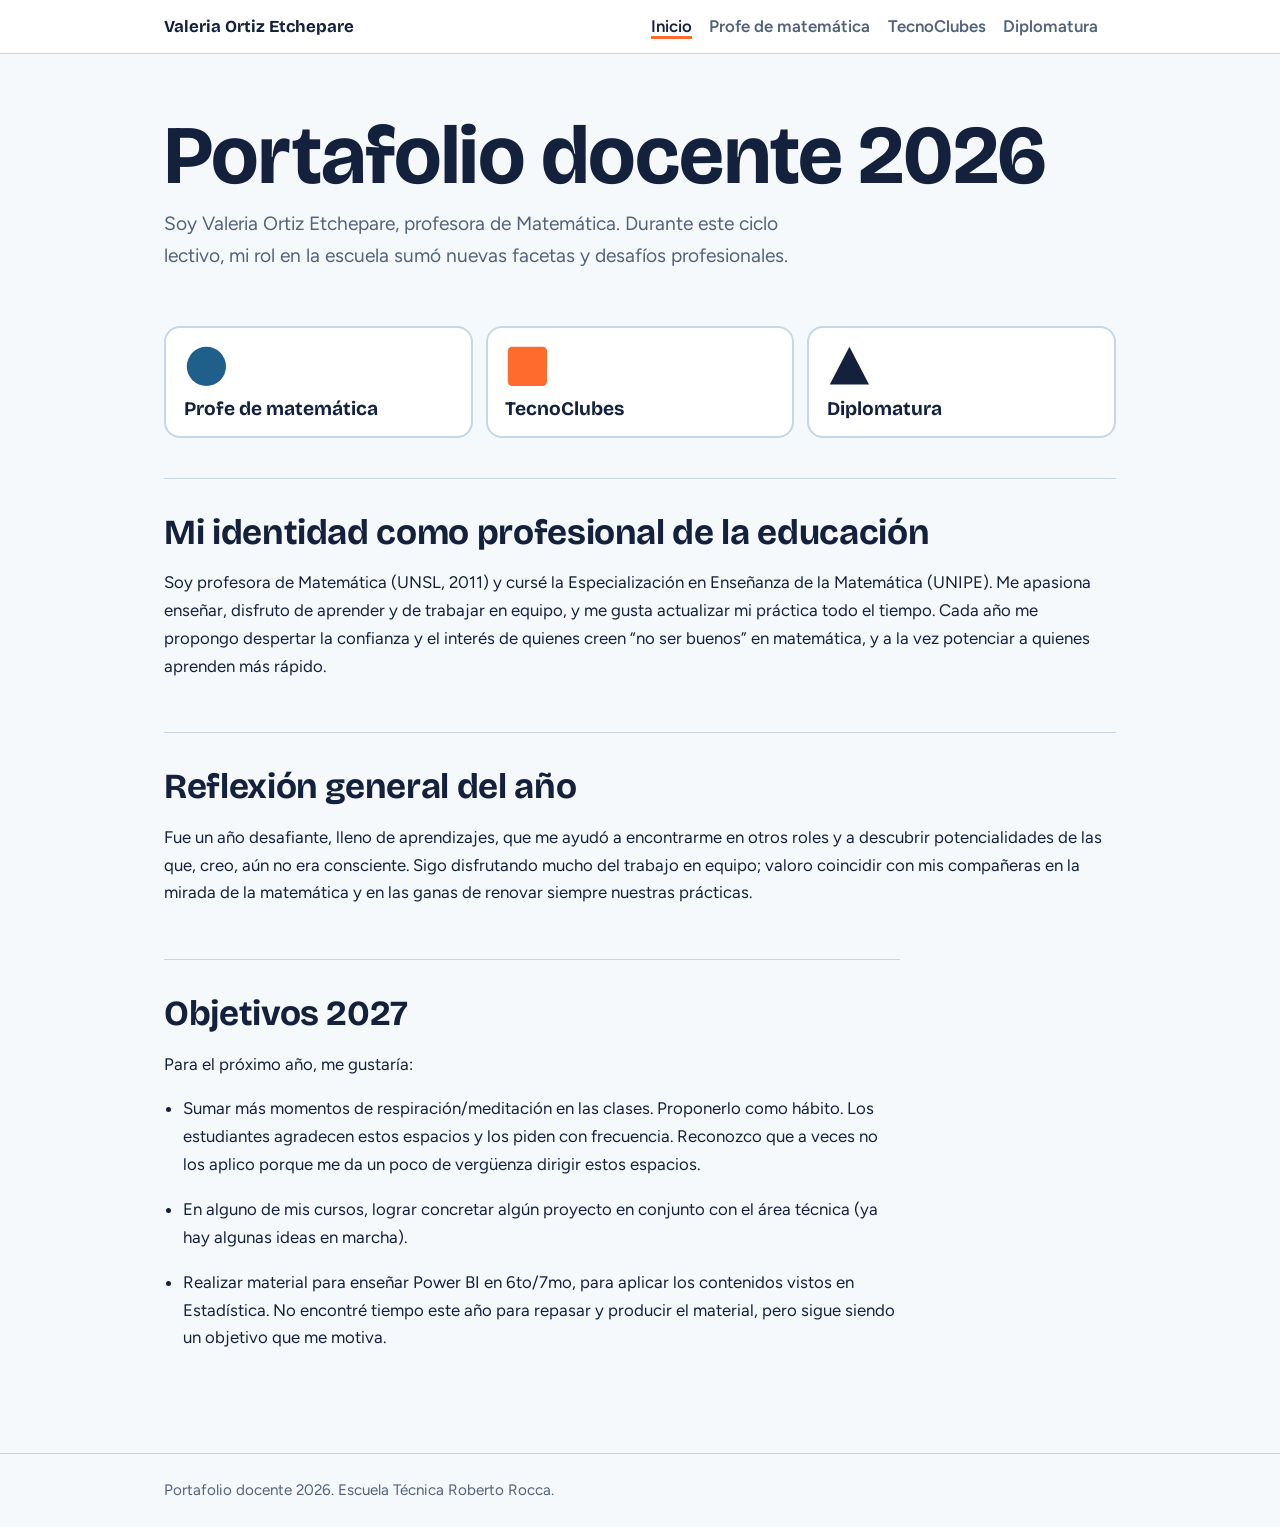
<file: index.html>
<!doctype html><html lang="es"><head><meta charset="utf-8"><meta name="viewport" content="width=device-width,initial-scale=1"><title>Portafolio docente 2026 - Ortiz Etchepare</title><link rel="preconnect" href="https://fonts.googleapis.com"><link rel="preconnect" href="https://fonts.gstatic.com" crossorigin><link href="https://fonts.googleapis.com/css2?family=Bricolage+Grotesque:wght@600;800&family=Figtree:wght@400;600&display=swap" rel="stylesheet"><link rel="stylesheet" href="styles.css"></head><body>
<header class="top"><div class="wrap"><a class="brand" href="index.html">Valeria Ortiz Etchepare</a><nav aria-label="Principal"><a href="index.html" aria-current="page">Inicio</a><a href="matematica.html">Profe de matemática</a><a href="tecnoclubes.html">TecnoClubes</a><a href="diplomatura.html">Diplomatura</a></nav></div></header>
<main class="wrap"><div class="hero"><h1>Portafolio docente 2026</h1><p>Soy Valeria Ortiz Etchepare, profesora de Matemática. Durante este ciclo lectivo, mi rol en la escuela sumó nuevas facetas y desafíos profesionales.</p></div>
<div class="roles">
<a class="role" href="matematica.html"><svg viewBox="0 0 64 64" aria-hidden="true"><circle cx="32" cy="32" r="28" fill="#1f5f8b"/></svg><strong>Profe de matemática</strong></a>
<a class="role" href="tecnoclubes.html"><svg viewBox="0 0 64 64" aria-hidden="true"><rect x="4" y="4" width="56" height="56" rx="6" fill="#ff6b2c"/></svg><strong>TecnoClubes</strong></a>
<a class="role" href="diplomatura.html"><svg viewBox="0 0 64 64" aria-hidden="true"><polygon points="32,4 60,58 4,58" fill="#14213d"/></svg><strong>Diplomatura</strong></a></div>
<section class="block" id="identidad"><h2>Mi identidad como profesional de la educación</h2>
<p>Soy profesora de Matemática (UNSL, 2011) y cursé la Especialización en Enseñanza de la Matemática (UNIPE). Me apasiona enseñar, disfruto de aprender y de trabajar en equipo, y me gusta actualizar mi práctica todo el tiempo. Cada año me propongo despertar la confianza y el interés de quienes creen “no ser buenos” en matemática, y a la vez potenciar a quienes aprenden más rápido.</p></section>
<section class="block" id="reflexion"><h2>Reflexión general del año</h2>
<p>Fue un año desafiante, lleno de aprendizajes, que me ayudó a encontrarme en otros roles y a descubrir potencialidades de las que, creo, aún no era consciente. Sigo disfrutando mucho del trabajo en equipo; valoro coincidir con mis compañeras en la mirada de la matemática y en las ganas de renovar siempre nuestras prácticas.</p></section>
<section class="block prac" id="objetivos"><h2>Objetivos 2027</h2>
<p>Para el próximo año, me gustaría:</p>
<ul>
<li>Sumar más momentos de respiración/meditación en las clases. Proponerlo como hábito. Los estudiantes agradecen estos espacios y los piden con frecuencia. Reconozco que a veces no los aplico porque me da un poco de vergüenza dirigir estos espacios.</li>
<li>En alguno de mis cursos, lograr concretar algún proyecto en conjunto con el área técnica (ya hay algunas ideas en marcha).</li>
<li>Realizar material para enseñar Power BI en 6to/7mo, para aplicar los contenidos vistos en Estadística. No encontré tiempo este año para repasar y producir el material, pero sigue siendo un objetivo que me motiva.</li>
</ul></section></main>
<footer><div class="wrap">Portafolio docente 2026. Escuela Técnica Roberto Rocca.</div></footer></body></html>
</file>
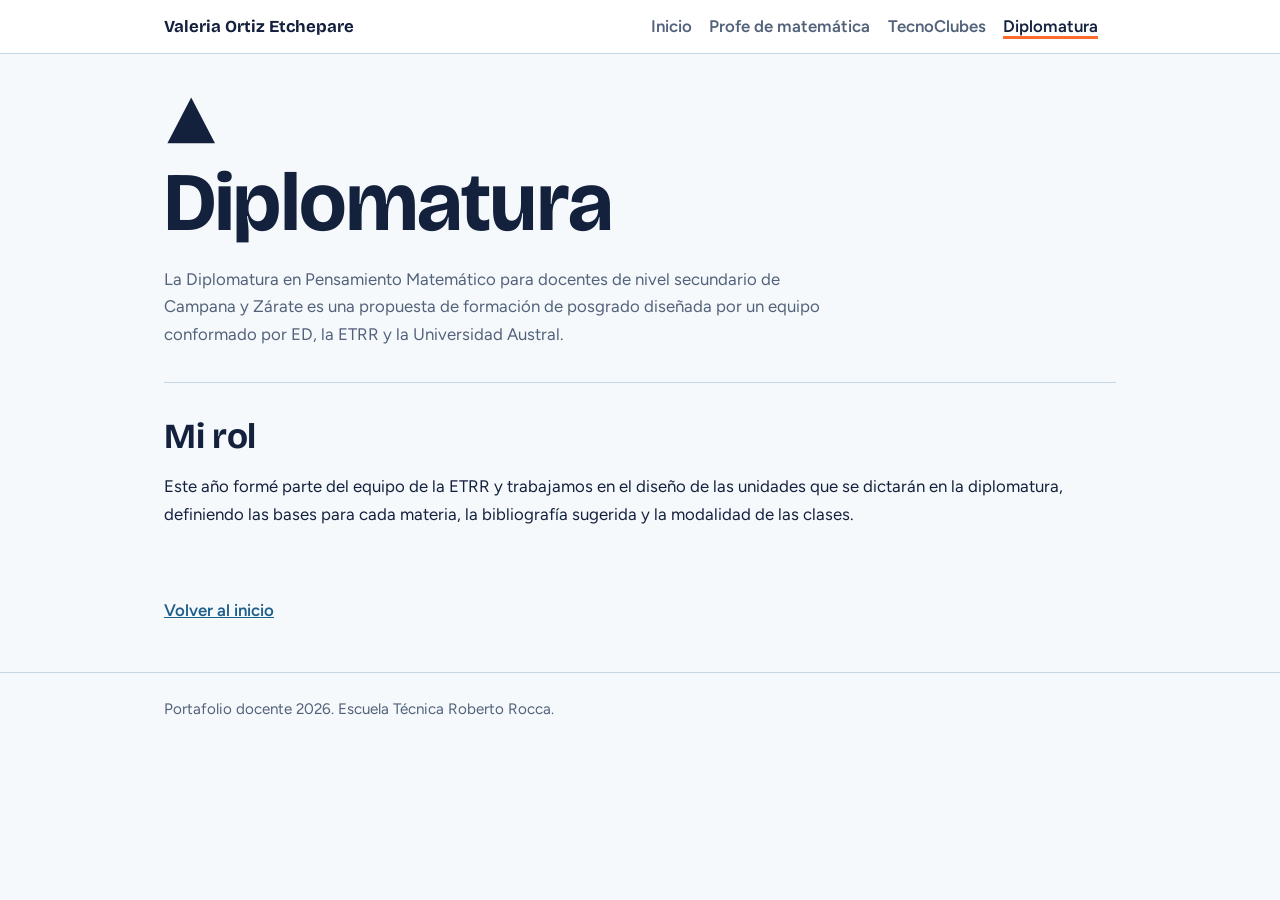
<file: diplomatura.html>
<!doctype html><html lang="es"><head><meta charset="utf-8"><meta name="viewport" content="width=device-width,initial-scale=1"><title>Diplomatura - Ortiz Etchepare</title><link rel="preconnect" href="https://fonts.googleapis.com"><link rel="preconnect" href="https://fonts.gstatic.com" crossorigin><link href="https://fonts.googleapis.com/css2?family=Bricolage+Grotesque:wght@600;800&family=Figtree:wght@400;600&display=swap" rel="stylesheet"><link rel="stylesheet" href="styles.css"></head><body>
<header class="top"><div class="wrap"><a class="brand" href="index.html">Valeria Ortiz Etchepare</a><nav aria-label="Principal"><a href="index.html">Inicio</a><a href="matematica.html">Profe de matemática</a><a href="tecnoclubes.html">TecnoClubes</a><a href="diplomatura.html" aria-current="page">Diplomatura</a></nav></div></header>
<main class="wrap"><div class="pagehead"><svg viewBox="0 0 64 64" aria-hidden="true"><polygon points="32,4 60,58 4,58" fill="#14213d"/></svg><h1>Diplomatura</h1><p>La Diplomatura en Pensamiento Matemático para docentes de nivel secundario de Campana y Zárate es una propuesta de formación de posgrado diseñada por un equipo conformado por ED, la ETRR y la Universidad Austral.</p></div>
<section class="block"><h2>Mi rol</h2><p>Este año formé parte del equipo de la ETRR y trabajamos en el diseño de las unidades que se dictarán en la diplomatura, definiendo las bases para cada materia, la bibliografía sugerida y la modalidad de las clases.</p></section>
<a class="back" href="index.html">Volver al inicio</a></main>
<footer><div class="wrap">Portafolio docente 2026. Escuela Técnica Roberto Rocca.</div></footer></body></html>
</file>
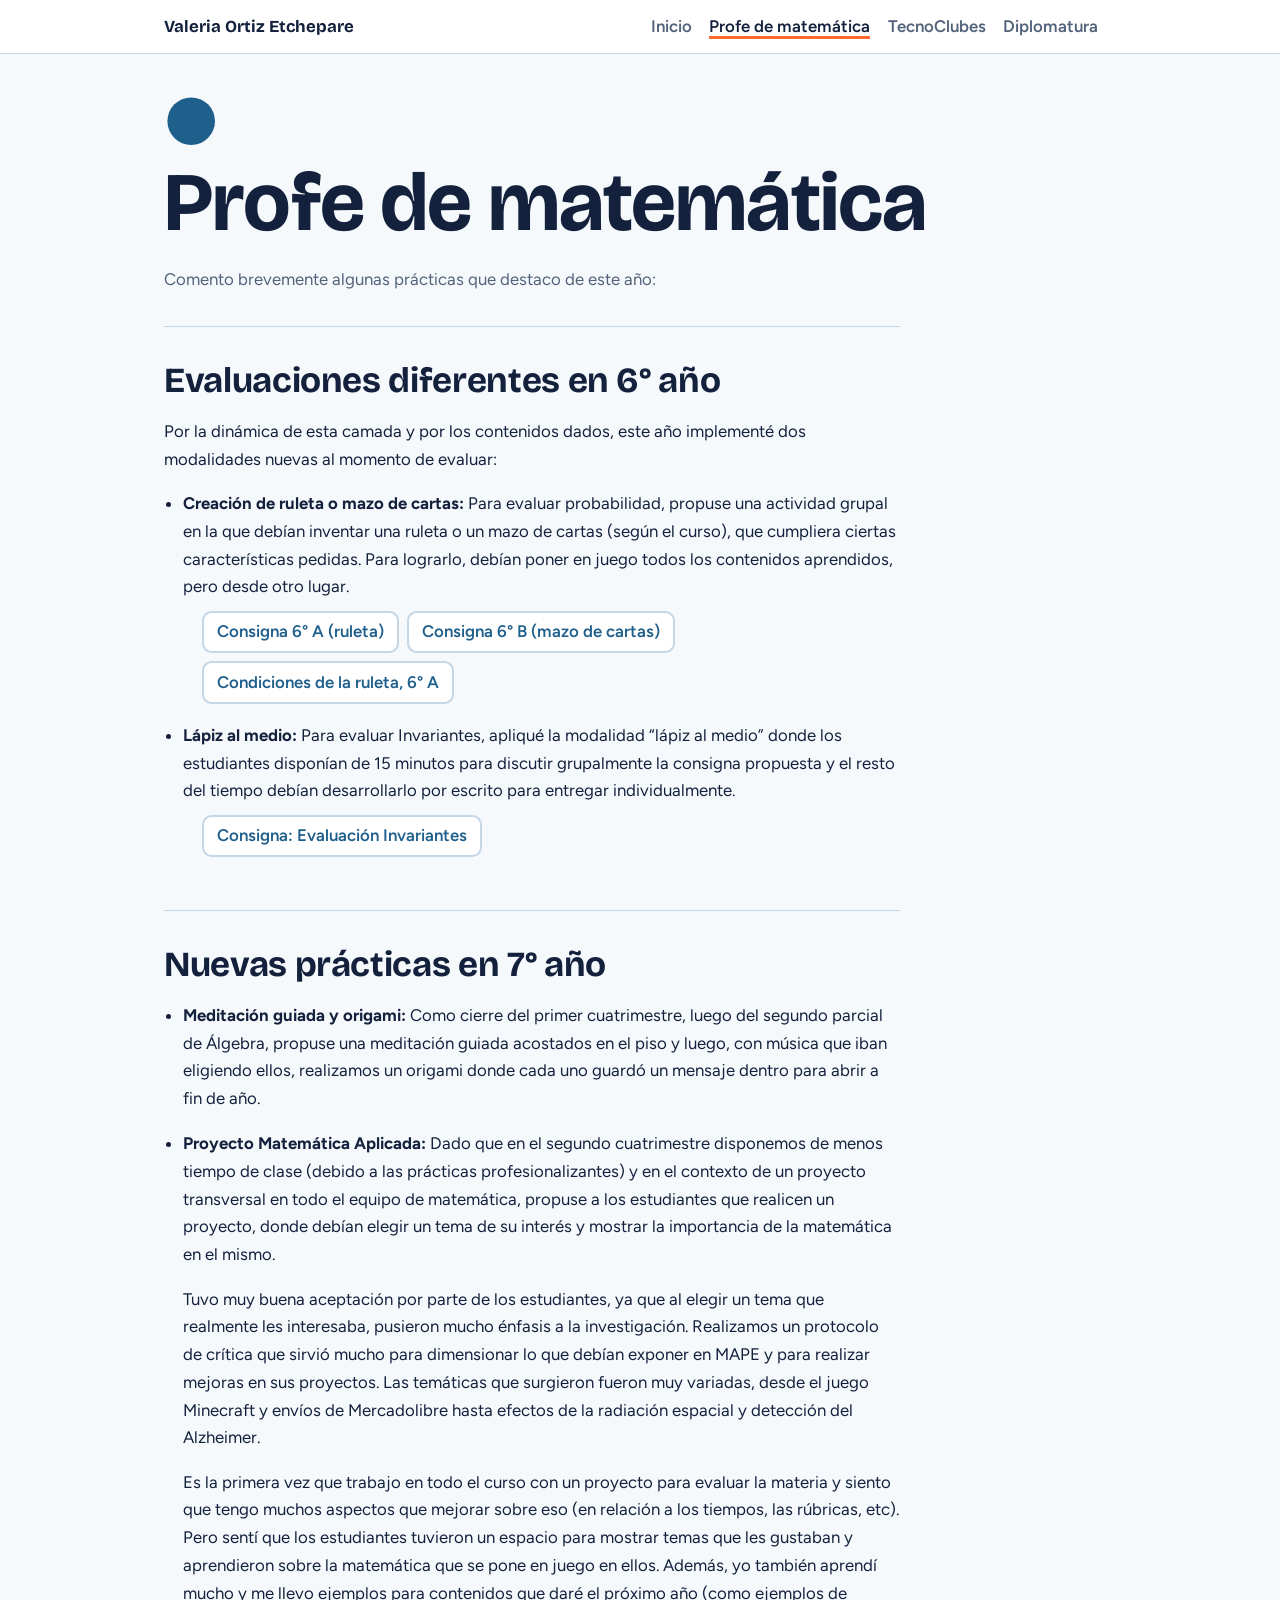
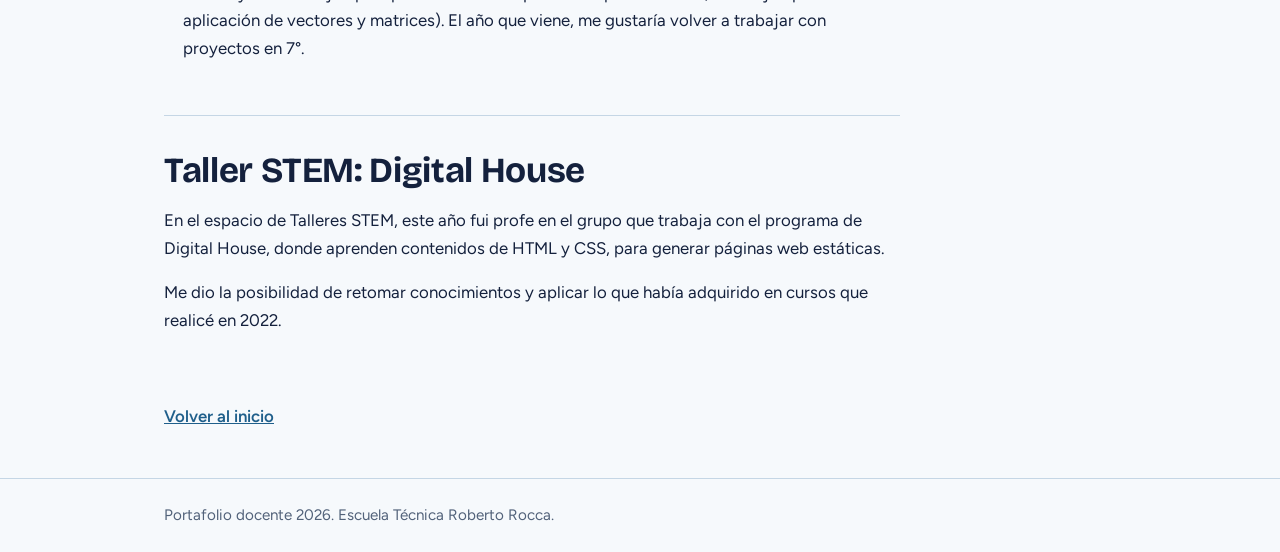
<file: matematica.html>
<!doctype html><html lang="es"><head><meta charset="utf-8"><meta name="viewport" content="width=device-width,initial-scale=1"><title>Profe de matemática - Ortiz Etchepare</title><link rel="preconnect" href="https://fonts.googleapis.com"><link rel="preconnect" href="https://fonts.gstatic.com" crossorigin><link href="https://fonts.googleapis.com/css2?family=Bricolage+Grotesque:wght@600;800&family=Figtree:wght@400;600&display=swap" rel="stylesheet"><link rel="stylesheet" href="styles.css"></head><body>
<header class="top"><div class="wrap"><a class="brand" href="index.html">Valeria Ortiz Etchepare</a><nav aria-label="Principal"><a href="index.html">Inicio</a><a href="matematica.html" aria-current="page">Profe de matemática</a><a href="tecnoclubes.html">TecnoClubes</a><a href="diplomatura.html">Diplomatura</a></nav></div></header>
<main class="wrap"><div class="pagehead"><svg viewBox="0 0 64 64" aria-hidden="true"><circle cx="32" cy="32" r="28" fill="#1f5f8b"/></svg><h1>Profe de matemática</h1><p>Comento brevemente algunas prácticas que destaco de este año:</p></div>
<section class="block prac"><h2>Evaluaciones diferentes en 6° año</h2>
<p>Por la dinámica de esta camada y por los contenidos dados, este año implementé dos modalidades nuevas al momento de evaluar:</p>
<ul>
<li><strong>Creación de ruleta o mazo de cartas:</strong> Para evaluar probabilidad, propuse una actividad grupal en la que debían inventar una ruleta o un mazo de cartas (según el curso), que cumpliera ciertas características pedidas. Para lograrlo, debían poner en juego todos los contenidos aprendidos, pero desde otro lugar.
<ul class="doclinks"><li><a href="docs/evaluacion-probabilidad-6a.pdf" target="_blank" rel="noopener">Consigna 6° A (ruleta)</a></li><li><a href="docs/evaluacion-probabilidad-6b.pdf" target="_blank" rel="noopener">Consigna 6° B (mazo de cartas)</a></li><li><a href="docs/condiciones-ruleta-6a.pdf" target="_blank" rel="noopener">Condiciones de la ruleta, 6° A</a></li></ul></li>
<li><strong>Lápiz al medio:</strong> Para evaluar Invariantes, apliqué la modalidad “lápiz al medio” donde los estudiantes disponían de 15 minutos para discutir grupalmente la consigna propuesta y el resto del tiempo debían desarrollarlo por escrito para entregar individualmente.
<ul class="doclinks"><li><a href="docs/evaluacion-invariantes.pdf" target="_blank" rel="noopener">Consigna: Evaluación Invariantes</a></li></ul></li>
</ul></section>
<section class="block prac"><h2>Nuevas prácticas en 7° año</h2>
<ul>
<li><strong>Meditación guiada y origami:</strong> Como cierre del primer cuatrimestre, luego del segundo parcial de Álgebra, propuse una meditación guiada acostados en el piso y luego, con música que iban eligiendo ellos, realizamos un origami donde cada uno guardó un mensaje dentro para abrir a fin de año.</li>
<li><strong>Proyecto Matemática Aplicada:</strong> Dado que en el segundo cuatrimestre disponemos de menos tiempo de clase (debido a las prácticas profesionalizantes) y en el contexto de un proyecto transversal en todo el equipo de matemática, propuse a los estudiantes que realicen un proyecto, donde debían elegir un tema de su interés y mostrar la importancia de la matemática en el mismo.
<p>Tuvo muy buena aceptación por parte de los estudiantes, ya que al elegir un tema que realmente les interesaba, pusieron mucho énfasis a la investigación. Realizamos un protocolo de crítica que sirvió mucho para dimensionar lo que debían exponer en MAPE y para realizar mejoras en sus proyectos. Las temáticas que surgieron fueron muy variadas, desde el juego Minecraft y envíos de Mercadolibre hasta efectos de la radiación espacial y detección del Alzheimer.</p>
<p>Es la primera vez que trabajo en todo el curso con un proyecto para evaluar la materia y siento que tengo muchos aspectos que mejorar sobre eso (en relación a los tiempos, las rúbricas, etc). Pero sentí que los estudiantes tuvieron un espacio para mostrar temas que les gustaban y aprendieron sobre la matemática que se pone en juego en ellos. Además, yo también aprendí mucho y me llevo ejemplos para contenidos que daré el próximo año (como ejemplos de aplicación de vectores y matrices). El año que viene, me gustaría volver a trabajar con proyectos en 7°.</p></li>
</ul></section>
<section class="block prac"><h2>Taller STEM: Digital House</h2>
<p>En el espacio de Talleres STEM, este año fui profe en el grupo que trabaja con el programa de Digital House, donde aprenden contenidos de HTML y CSS, para generar páginas web estáticas.</p>
<p>Me dio la posibilidad de retomar conocimientos y aplicar lo que había adquirido en cursos que realicé en 2022.</p></section>
<a class="back" href="index.html">Volver al inicio</a></main>
<footer><div class="wrap">Portafolio docente 2026. Escuela Técnica Roberto Rocca.</div></footer></body></html>
</file>
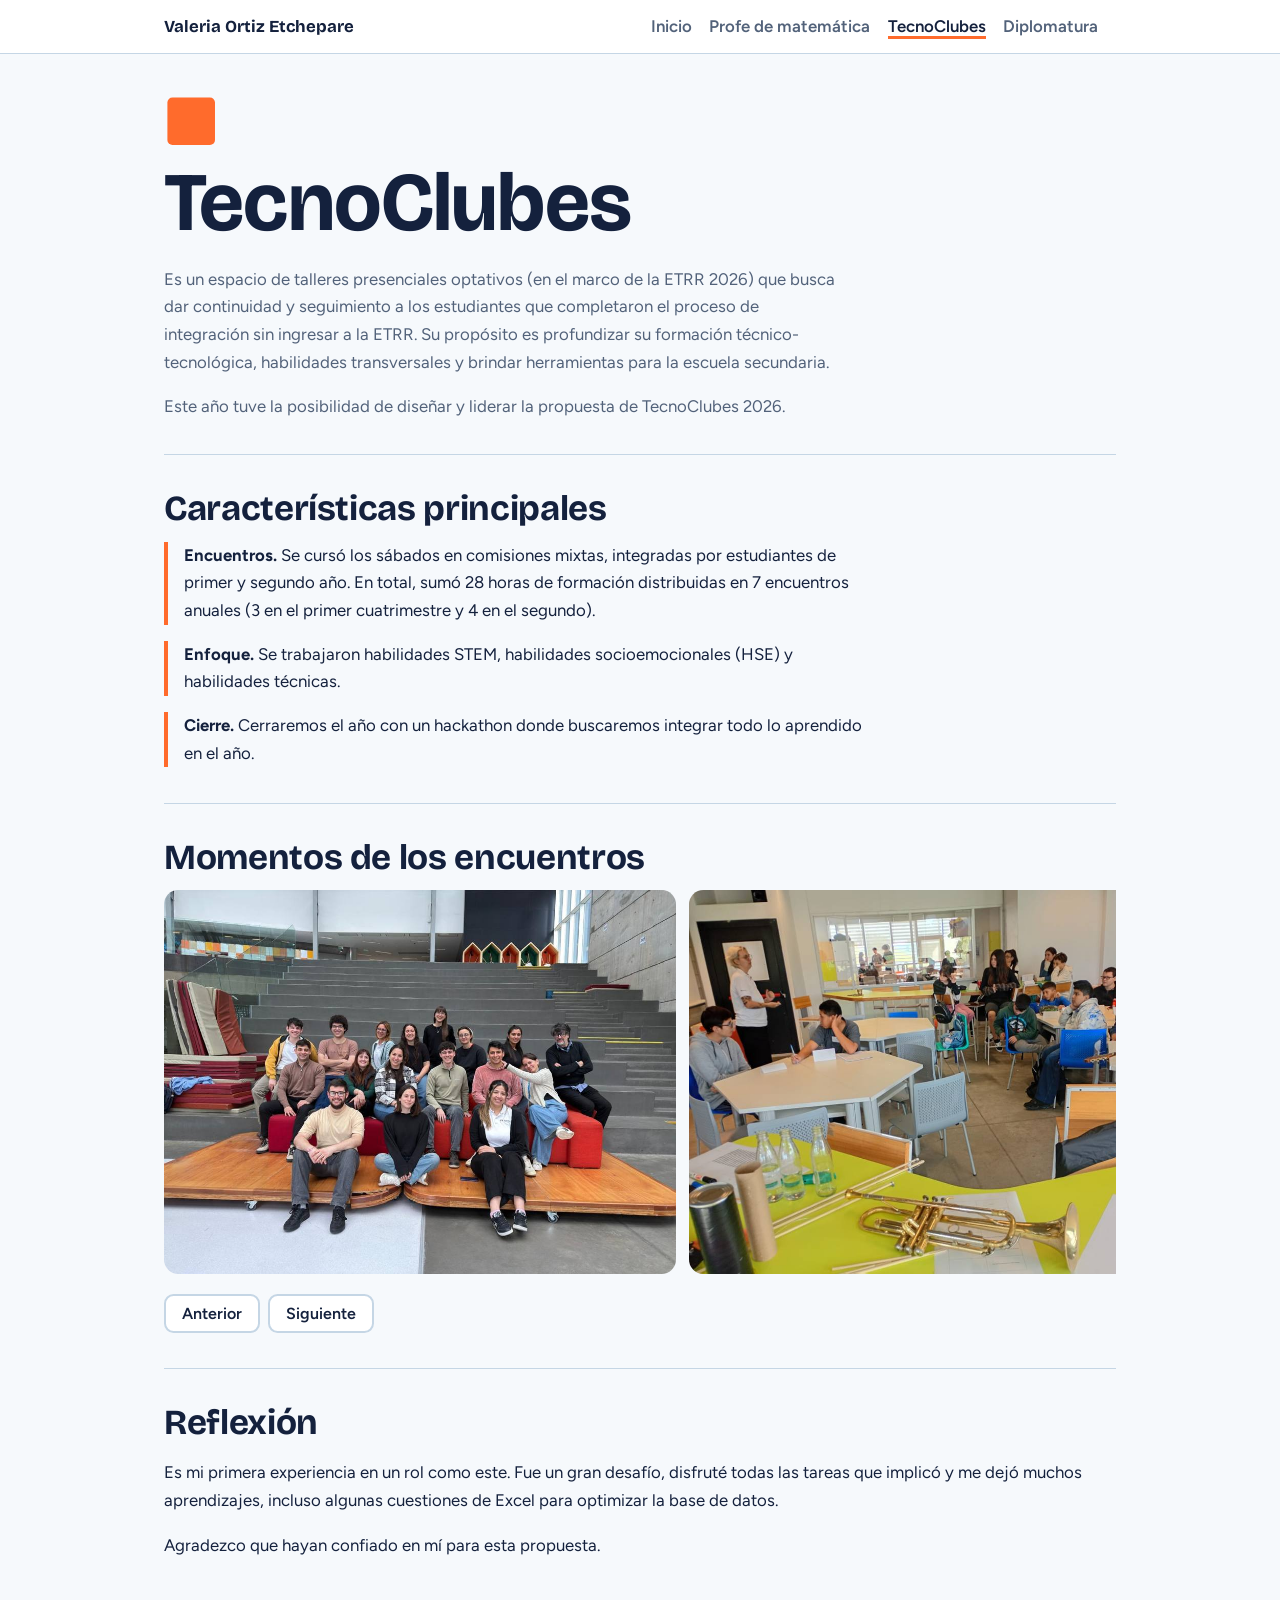
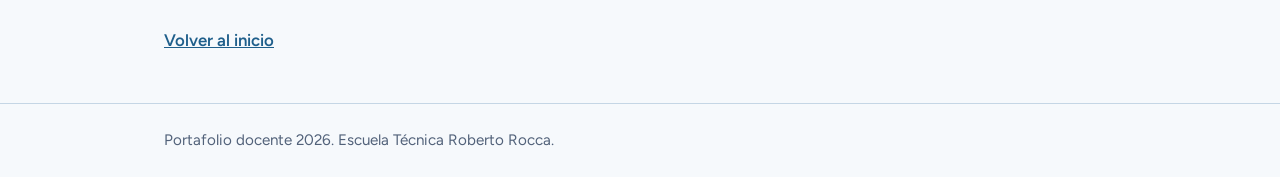
<file: tecnoclubes.html>
<!doctype html><html lang="es"><head><meta charset="utf-8"><meta name="viewport" content="width=device-width,initial-scale=1"><title>TecnoClubes - Ortiz Etchepare</title><link rel="preconnect" href="https://fonts.googleapis.com"><link rel="preconnect" href="https://fonts.gstatic.com" crossorigin><link href="https://fonts.googleapis.com/css2?family=Bricolage+Grotesque:wght@600;800&family=Figtree:wght@400;600&display=swap" rel="stylesheet"><link rel="stylesheet" href="styles.css"></head><body>
<header class="top"><div class="wrap"><a class="brand" href="index.html">Valeria Ortiz Etchepare</a><nav aria-label="Principal"><a href="index.html">Inicio</a><a href="matematica.html">Profe de matemática</a><a href="tecnoclubes.html" aria-current="page">TecnoClubes</a><a href="diplomatura.html">Diplomatura</a></nav></div></header>
<main class="wrap"><div class="pagehead"><svg viewBox="0 0 64 64" aria-hidden="true"><rect x="4" y="4" width="56" height="56" rx="6" fill="#ff6b2c"/></svg><h1>TecnoClubes</h1><p>Es un espacio de talleres presenciales optativos (en el marco de la ETRR 2026) que busca dar continuidad y seguimiento a los estudiantes que completaron el proceso de integración sin ingresar a la ETRR. Su propósito es profundizar su formación técnico-tecnológica, habilidades transversales y brindar herramientas para la escuela secundaria.</p><p>Este año tuve la posibilidad de diseñar y liderar la propuesta de TecnoClubes 2026.</p></div>
<section class="block"><h2>Características principales</h2><ul class="feat">
<li><strong>Encuentros.</strong> Se cursó los sábados en comisiones mixtas, integradas por estudiantes de primer y segundo año. En total, sumó 28 horas de formación distribuidas en 7 encuentros anuales (3 en el primer cuatrimestre y 4 en el segundo).</li>
<li><strong>Enfoque.</strong> Se trabajaron habilidades STEM, habilidades socioemocionales (HSE) y habilidades técnicas.</li>
<li><strong>Cierre.</strong> Cerraremos el año con un hackathon donde buscaremos integrar todo lo aprendido en el año.</li></ul></section>
<section class="block"><h2>Momentos de los encuentros</h2><div class="car"><div class="car-track" tabindex="0" role="region" aria-label="Fotos de los encuentros de TecnoClubes"><figure><img src="img/equipo.jpg" alt="Foto grupal del equipo de TecnoClubes" loading="lazy"></figure><figure><img src="img/sonido.jpg" alt="Taller con instrumentos y materiales para explorar el sonido" loading="lazy"></figure><figure><img src="img/papel.jpg" alt="Estudiantes trabajando con figuras de papel" loading="lazy"></figure><figure><img src="img/barrilete.jpg" alt="Estudiantes armando una estructura con varillas y papel" loading="lazy"></figure><figure><img src="img/3d.jpg" alt="Estudiantes diseñando en 3D con computadoras en el espacio maker de la escuela" loading="lazy"></figure><figure><img src="img/robotica.jpg" alt="Estudiantes programando un robot en equipo" loading="lazy"></figure><figure><img src="img/metal.jpg" alt="Tres estudiantes muestran las estructuras de metal que armaron" loading="lazy"></figure></div>
<div class="car-btns"><button type="button" data-car="p">Anterior</button><button type="button" data-car="n">Siguiente</button></div></div></section>
<section class="block"><h2>Reflexión</h2><p>Es mi primera experiencia en un rol como este. Fue un gran desafío, disfruté todas las tareas que implicó y me dejó muchos aprendizajes, incluso algunas cuestiones de Excel para optimizar la base de datos.</p><p>Agradezco que hayan confiado en mí para esta propuesta.</p></section>
<a class="back" href="index.html">Volver al inicio</a></main>
<footer><div class="wrap">Portafolio docente 2026. Escuela Técnica Roberto Rocca.</div></footer><script>document.addEventListener('click',function(e){var b=e.target.closest('[data-car]');if(!b)return;var t=b.closest('.car').querySelector('.car-track');var r=window.matchMedia('(prefers-reduced-motion: reduce)').matches;t.scrollBy({left:(b.dataset.car==='n'?1:-1)*t.clientWidth*0.8,behavior:r?'auto':'smooth'})});</script></body></html>
</file>
<file: styles.css>
:root{--ink:#14213d;--blue:#1f5f8b;--sky:#d6e8f5;--paper:#f6f9fc;--white:#fff;--orange:#ff6b2c;--muted:#52627a;--line:#c5d6e5;
--f-head:"Bricolage Grotesque",system-ui,sans-serif;--f-body:"Figtree",system-ui,sans-serif}
@media (prefers-color-scheme:dark){:root:not([data-theme="light"]){--ink:#eaf2fa;--blue:#7fb8e0;--sky:#1b2d44;--paper:#0f1a2b;--white:#16253b;--orange:#ff8a57;--muted:#9fb2c8;--line:#2c4260}}
*{box-sizing:border-box}html{scroll-behavior:smooth}
body{margin:0;background:var(--paper);color:var(--ink);font:1.05rem/1.65 var(--f-body)}
a{color:var(--blue)}a:focus-visible,summary:focus-visible{outline:3px solid var(--orange);outline-offset:3px;border-radius:4px}
.wrap{max-width:62rem;margin:0 auto;padding:0 1.25rem}
header.top{border-bottom:1px solid var(--line);background:var(--white)}
header.top .wrap{display:flex;flex-wrap:wrap;gap:.5rem 1.5rem;align-items:center;justify-content:space-between;padding-top:.8rem;padding-bottom:.8rem}
.brand{font:700 1.05rem var(--f-head);text-decoration:none;color:var(--ink)}
nav a{margin-right:1.1rem;text-decoration:none;color:var(--muted);font-weight:600}
nav a:hover,nav a[aria-current]{color:var(--ink);border-bottom:3px solid var(--orange)}
h1,h2,h3{font-family:var(--f-head);line-height:1.1;letter-spacing:-.01em}
h1{font-size:clamp(2.6rem,8vw,5.2rem);margin:0 0 .4rem}
h2{font-size:clamp(1.6rem,4vw,2.2rem);margin:0 0 .8rem}h3{font-size:1.2rem;margin:0 0 .4rem}
.hero{padding:3.5rem 0 2rem}.hero p{max-width:40rem;color:var(--muted);font-size:1.2rem;margin:.2rem 0}
.roles{display:grid;gap:.8rem;grid-template-columns:repeat(auto-fit,minmax(11rem,1fr));margin:1.2rem 0 2.5rem}
.role{display:flex;flex-direction:column;gap:.5rem;padding:1rem 1.1rem;border-radius:1rem;background:var(--white);border:2px solid var(--line);text-decoration:none;color:var(--ink);transition:border-color .2s,transform .2s}
.role:hover,.role:focus-visible{border-color:var(--orange);transform:translateY(-4px)}
.role svg{width:2.8rem;height:2.8rem}.role strong{font:700 1.2rem var(--f-head)}.role span{color:var(--muted)}
.role .go{margin-top:auto;font-weight:700;color:var(--blue)}
section.block{padding:2.2rem 0;border-top:1px solid var(--line)}
.pend{border:2px dashed var(--orange);border-radius:.8rem;padding:1rem 1.2rem;background:var(--sky);color:var(--ink)}
.pend b{display:block;margin-bottom:.2rem}
.grid4{display:grid;gap:1rem;grid-template-columns:repeat(auto-fit,minmax(13rem,1fr))}
.card{background:var(--white);border:1px solid var(--line);border-radius:.9rem;padding:1.1rem}
.card .pend{margin-top:.6rem;font-size:.95rem}
.pagehead{padding:2.5rem 0 1rem}.pagehead svg{width:3.4rem;height:3.4rem}.pagehead p{color:var(--muted);max-width:42rem}
.back{display:inline-block;margin-top:1rem;font-weight:600}
footer{border-top:1px solid var(--line);margin-top:3rem;padding:1.5rem 0;color:var(--muted);font-size:.95rem}
@media (prefers-reduced-motion:reduce){*{transition:none!important;scroll-behavior:auto!important}}

.bar{display:grid;grid-template-columns:2fr 1fr 1fr;gap:.7rem}
.seg{padding:1.2rem;border-radius:1rem;color:var(--paper)}.seg p{margin:.3rem 0 0}
.seg .h{display:block;font:800 2.4rem/1 var(--f-head)}.seg strong{display:block;font:700 1.15rem var(--f-head);margin-top:.3rem}
.s1{background:var(--blue)}.s2{background:var(--ink)}.s3{background:var(--orange);color:#14213d}
@media (max-width:44rem){.bar{grid-template-columns:1fr}}

.feat{list-style:none;margin:0;padding:0;display:grid;gap:1rem;max-width:44rem}
.feat li{padding-left:1rem;border-left:4px solid var(--orange)}
.car-track{display:flex;gap:.8rem;overflow-x:auto;scroll-snap-type:x mandatory;padding-bottom:.6rem}
.car figure{flex:0 0 auto;margin:0;scroll-snap-align:start}
.car img{display:block;height:min(24rem,70vw);width:auto;max-width:85vw;object-fit:cover;border-radius:.9rem}
.car figcaption{font-size:.95rem;color:var(--muted);margin-top:.4rem}
.car-btns{display:flex;gap:.5rem;margin-top:.6rem}
.car-btns button{font:600 1rem var(--f-body);padding:.5rem 1rem;border-radius:.6rem;border:2px solid var(--line);background:var(--white);color:var(--ink);cursor:pointer}
.car-btns button:hover{border-color:var(--orange)}.car-track:focus-visible,.car-btns button:focus-visible{outline:3px solid var(--orange);outline-offset:3px}

.prac{max-width:46rem}.prac ul{padding-left:1.2rem}.prac li{margin-bottom:1.1rem}
.doclinks{display:flex;flex-wrap:wrap;gap:.5rem;margin:.6rem 0 0;padding:0;list-style:none}
.doclinks li{margin:0}
.doclinks a{display:inline-block;padding:.35rem .8rem;border:2px solid var(--line);border-radius:.6rem;background:var(--white);font-weight:600;text-decoration:none}
.doclinks a:hover{border-color:var(--orange)}
</file>
